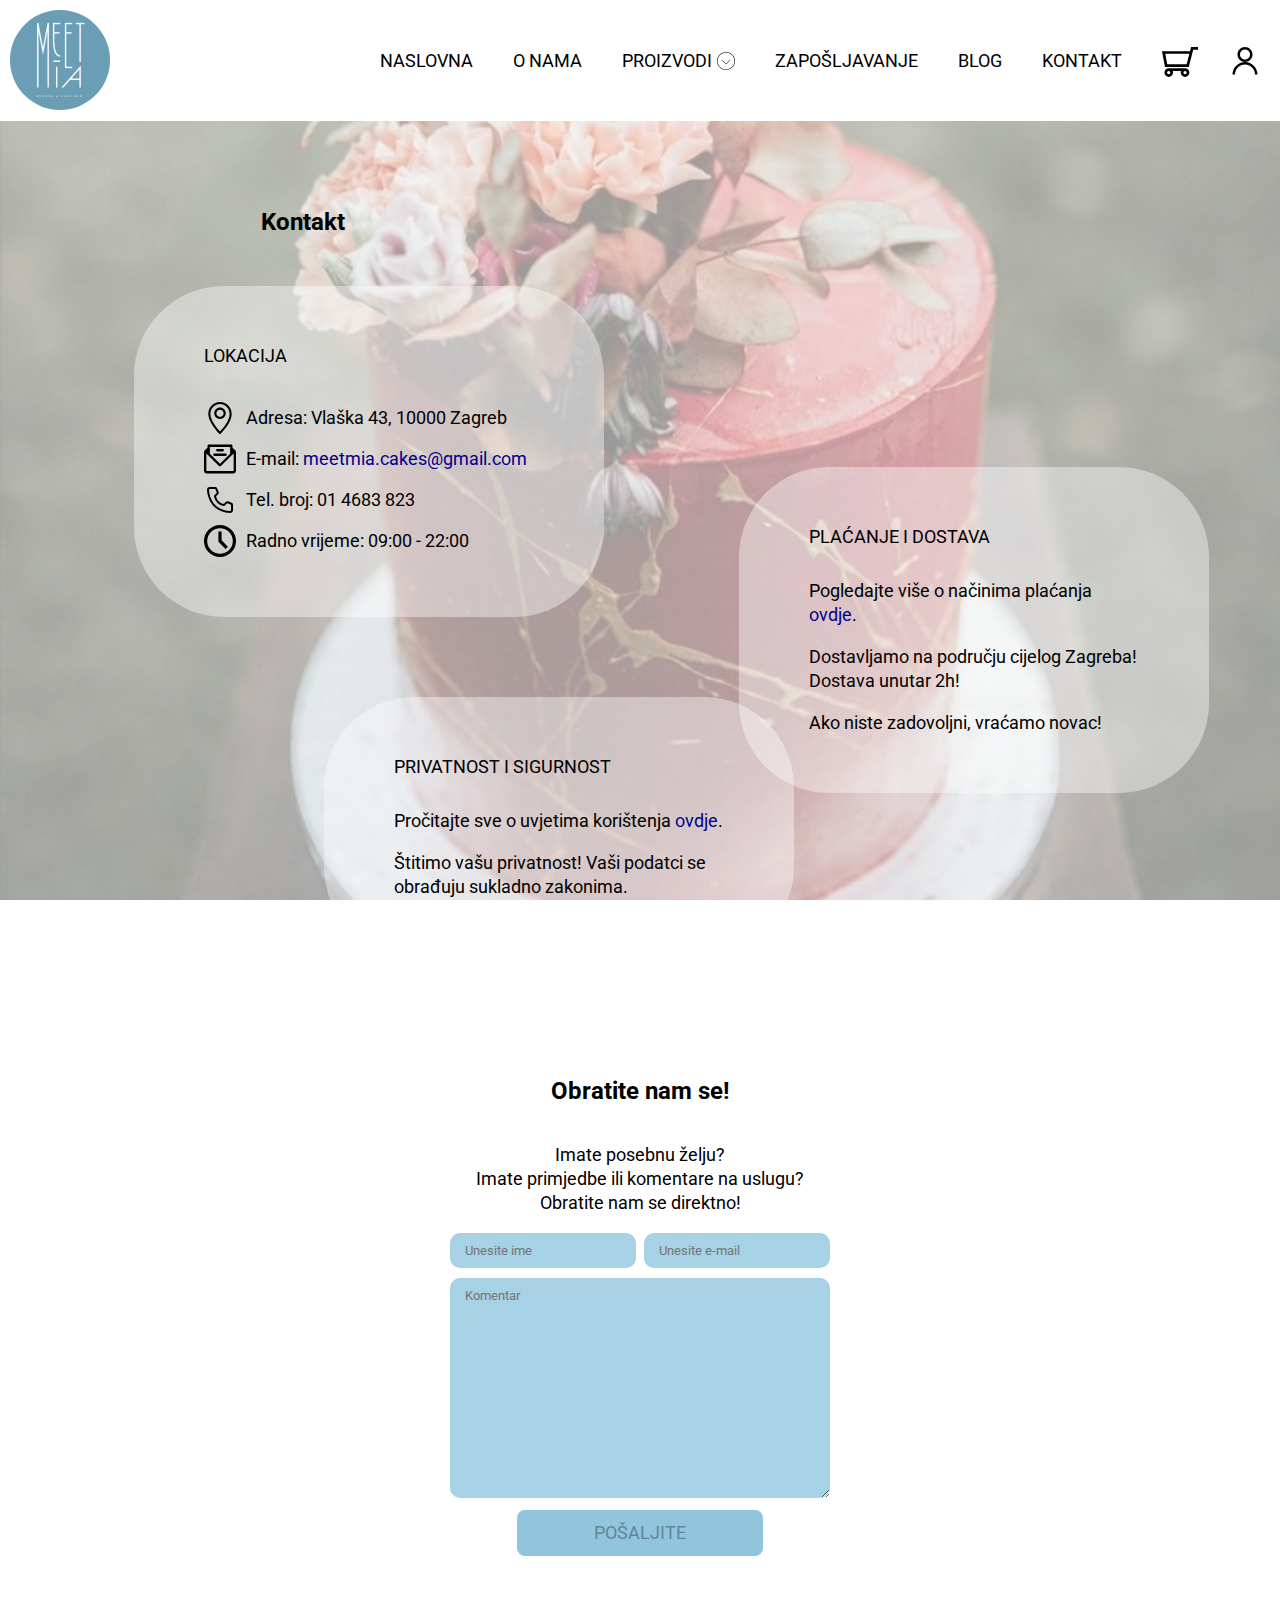
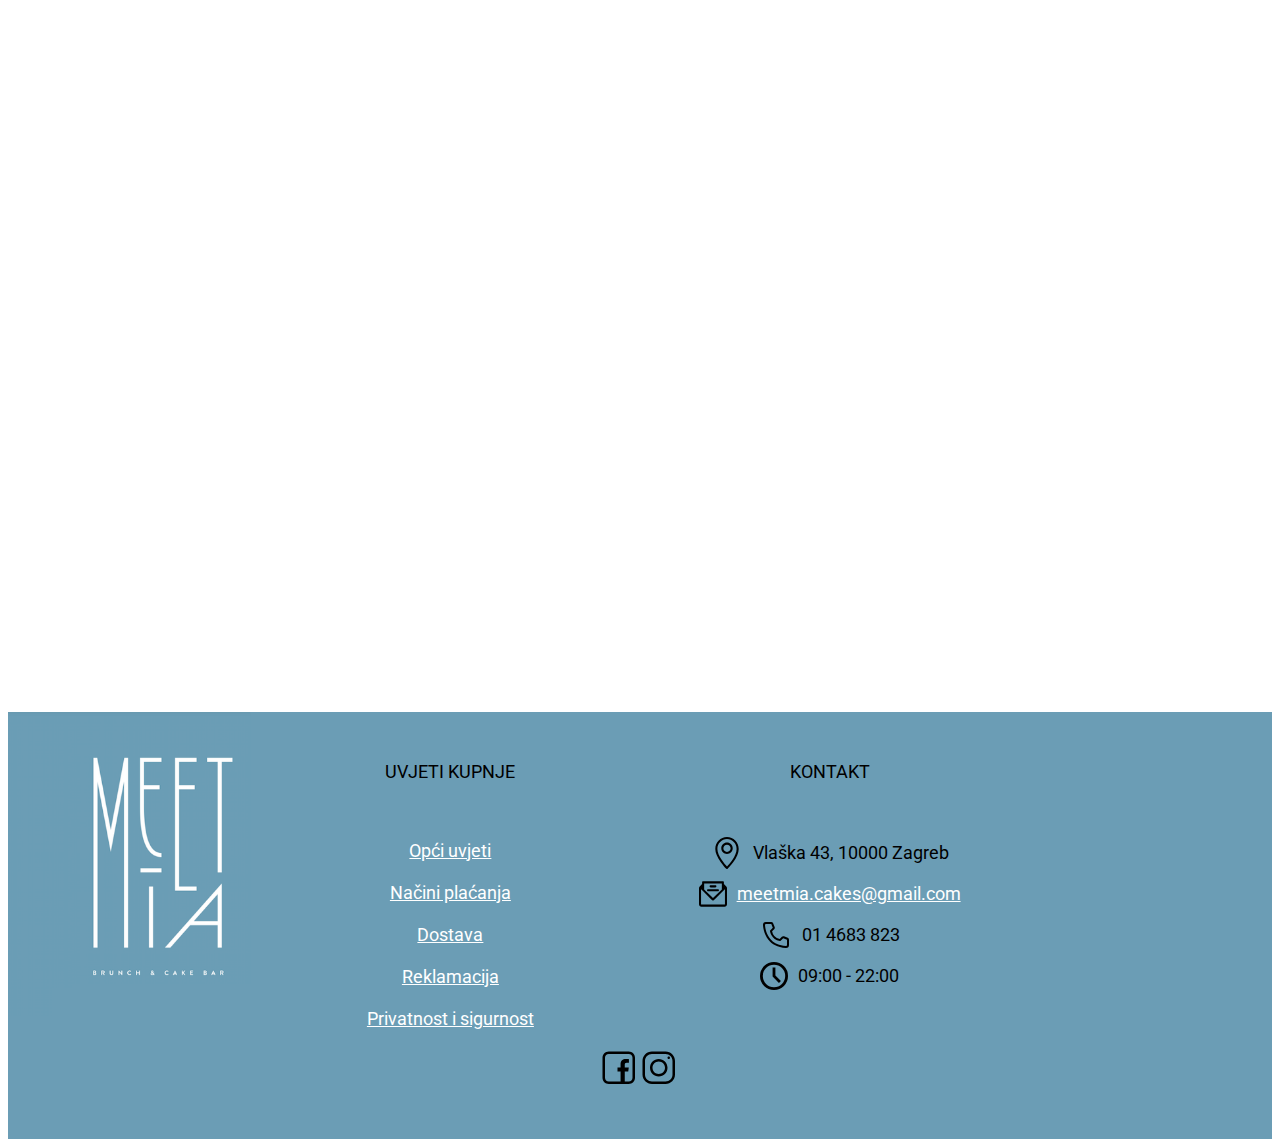
<file: stranice/kontakt.html>
<!DOCTYPE html>
<html lang="en">
    <head>
        <meta charset="utf-8">
        <meta name="viewport" content="width=device-width, initial-scale=1, shrink-to-fit=no">
        <meta name="description" content="zavrsni-rad">
        <meta name="author" content="Miroslav Krznar">
        <title>Završni rad - kontakt</title>
        <link href="../css/style-kontakt.css" rel="stylesheet">
        <link rel="preconnect" href="https://fonts.googleapis.com">
        <link rel="preconnect" href="https://fonts.gstatic.com" crossorigin>
        <link href="https://fonts.googleapis.com/css2?family=Roboto:ital,wght@0,400;0,700;1,100;1,400&display=swap" rel="stylesheet">
    </head>
    <body>
        <header>
            <a href="../index.html"><div id="logo"></div></a>
            <div id="icons-for-resp">
                <a href="../index.html"><img src="../img/contacts.svg" /></a>
                <a href="../index.html"><img src="../img/shopping-cart.svg" /></a>
            </div>
            <label for="menu" id="menu-label">
                <img src="../img/menu.svg" />
            </label>
            <input type="checkbox" id="menu" />
            <nav id="navigation">
                <ul>
                    <li class="nav-item"><a href="../index.html">Naslovna</a></li>
                    <li class="nav-item"><a href="../index.html">O nama</a></li>
                    <label for="proizvodi-dropdown" id="proizvodi-label">
                    <li class="nav-item dropdown">
                        <a id="for-after-arrow">Proizvodi</a>
                        <input type="checkbox" id="proizvodi-dropdown" />
                        <div class="dropdown-content">
                            <a href="proizvodi-opcenito.html">Općenito</a>
                            <a href="proizvodi-slatko.html">Slatko</a>
                            <a href="proizvodi-slano.html">Slano</a>
                            <a href="proizvodi-pice.html">Pića</a>
                            <a href="proizvodi-veganski.html">Veganski i bezglutenski</a>
                        </div>
                    </li>
                    </label>
                    <li class="nav-item"><a href="../index.html">Zapošljavanje</a></li>
                    <li class="nav-item"><a href="../index.html">Blog</a></li>
                    <li class="nav-item"><a href="kontakt.html">Kontakt</a></li>
                    <li id="kosarica-icon"><a href="../index.html"><img src="../img/shopping-cart.svg" /></a></li>
                    <li id="prijava-icon"><a href="../index.html"><img src="../img/contacts.svg" /></a></li>
                </ul>
            </nav>
        </header>

        <main>
            <div id="info">
                <h2>Kontakt</h2>
                <div>
                    <div id="kont">
                        <p>LOKACIJA</p>
                        <div>
                            <img src="../img/address.svg" />
                            <p><span class="not-phone">Adresa: </span>Vlaška 43, 10000 Zagreb</p>
                        </div>
                        <div>
                            <img src="../img/email.svg" />
                            <p><span class="not-phone">E-mail: </span><a href="#">meetmia.cakes@gmail.com</a></p>
                        </div>
                        <div>
                            <img src="../img/phone.svg" />
                            <p><span class="not-phone">Tel. broj: </span>01 4683 823</p>
                        </div>
                        <div>
                            <img src="../img/time.svg" />
                            <p><span class="not-phone">Radno vrijeme: </span>09:00 - 22:00</p>
                        </div>
                    </div>
                </div>
                <div>
                    <div>
                        <p>PLAĆANJE I DOSTAVA</p>
                        <p>Pogledajte više o načinima plaćanja <a href="#">ovdje</a>.</p>
                        <p>Dostavljamo na području cijelog Zagreba! Dostava unutar 2h!</p>
                        <p>Ako niste zadovoljni, vraćamo novac!</p>
                    </div>
                </div>
                <div>
                    <div>
                        <p>PRIVATNOST I SIGURNOST</p>
                        <p>Pročitajte sve o uvjetima korištenja <a href="#">ovdje</a>.</p>
                        <p>Štitimo vašu privatnost! Vaši podatci se obrađuju sukladno zakonima.</p>
                    </div>
                </div>
            </div>
            <div id="kontakt-forma">
                <div>
                    <h2>Obratite nam se!</h2>
                    <p>Imate posebnu želju?<br />
                        Imate primjedbe ili komentare na uslugu?<br />
                        Obratite nam se direktno!</p>
                    <div>
                        <input type="text" placeholder="Unesite ime" />
                        <input type="email" placeholder="Unesite e-mail" />
                    </div>
                    <textarea placeholder="Komentar"></textarea>
                    <div>
                        <button class="button">POŠALJITE</button>
                    </div>
                </div>
            </div>
            
            <iframe src="https://www.google.com/maps/embed?pb=!1m14!1m8!1m3!1d2780.8643513378884!2d15.982609!3d45.813975!3m2!1i1024!2i768!4f13.1!3m3!1m2!1s0x0%3A0xb6953cf0242e83ff!2sMeet%20Mia!5e0!3m2!1sen!2sus!4v1641670389702!5m2!1sen!2sus" width="600" height="450" style="border:0;" allowfullscreen="" loading="lazy"></iframe>
            
        </main>

        <footer>
            <div>
                <div>
                    <p>UVJETI KUPNJE</p><br />
                    <p><a href="#">Opći uvjeti</a></p>
                    <p><a href="#">Načini plaćanja</a></p>
                    <p><a href="#">Dostava</a></p>
                    <p><a href="#">Reklamacija</a></p>
                    <p><a href="#">Privatnost i sigurnost</a></p>
                </div>
                <div id="kontakt">
                    <p>KONTAKT</p><br />
                    <div>
                        <img src="../img/address.svg" />
                        <p>Vlaška 43, 10000 Zagreb</p>
                    </div>
                    <div>
                        <img src="../img/email.svg" />
                        <p><a href="#">meetmia.cakes@gmail.com</a></p>
                    </div>
                    <div>
                        <img src="../img/phone.svg" />
                        <p>01 4683 823</p>
                    </div>
                    <div>
                        <img src="../img/time.svg" />
                        <p>09:00 - 22:00</p>
                    </div>
                </div>
            </div>
            
            <div>
                <a href="https://hr-hr.facebook.com/meetmia/" target="_blank"><img src="../img/facebook.svg" /></a>
                <a href="https://www.instagram.com/meetmiacakes/?hl=hr" target="_blank"><img src="../img/instagram.svg" /></a>
            </div>
        </footer>
    </body>
</html>
</file>
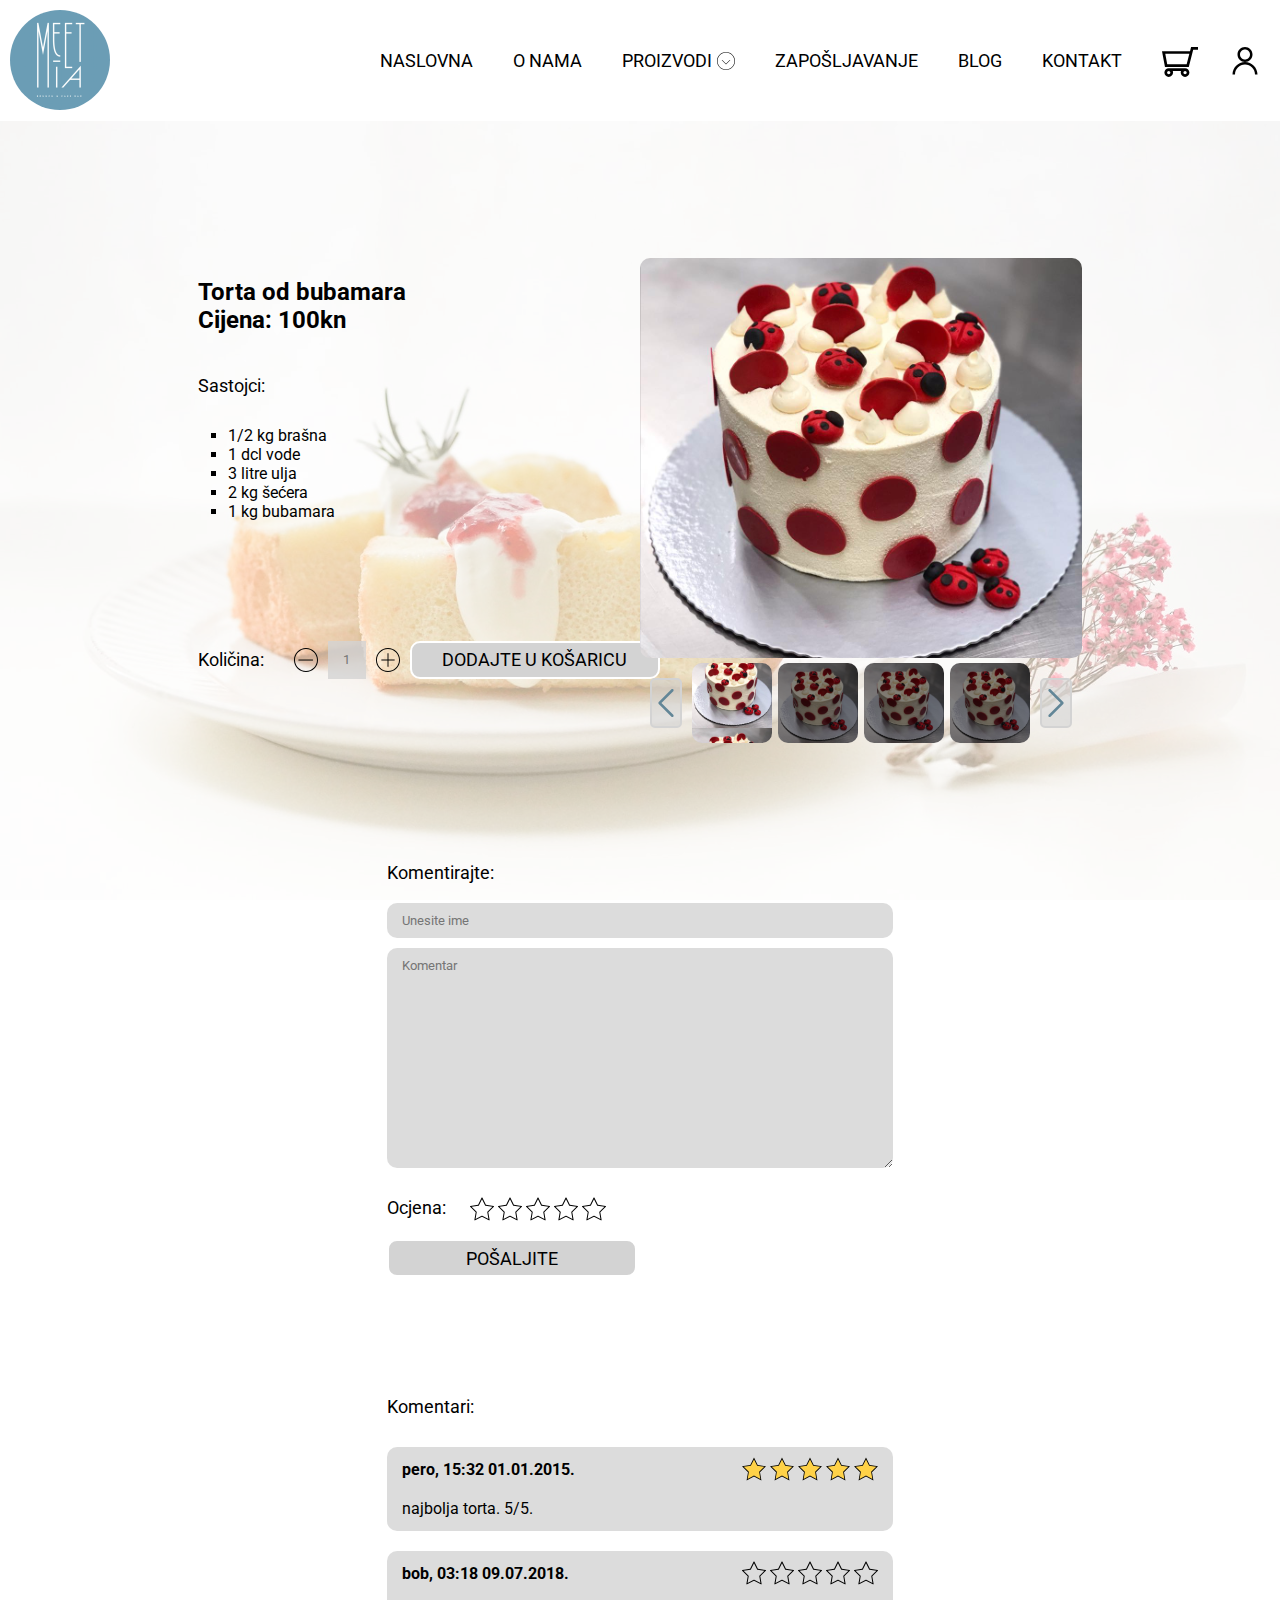
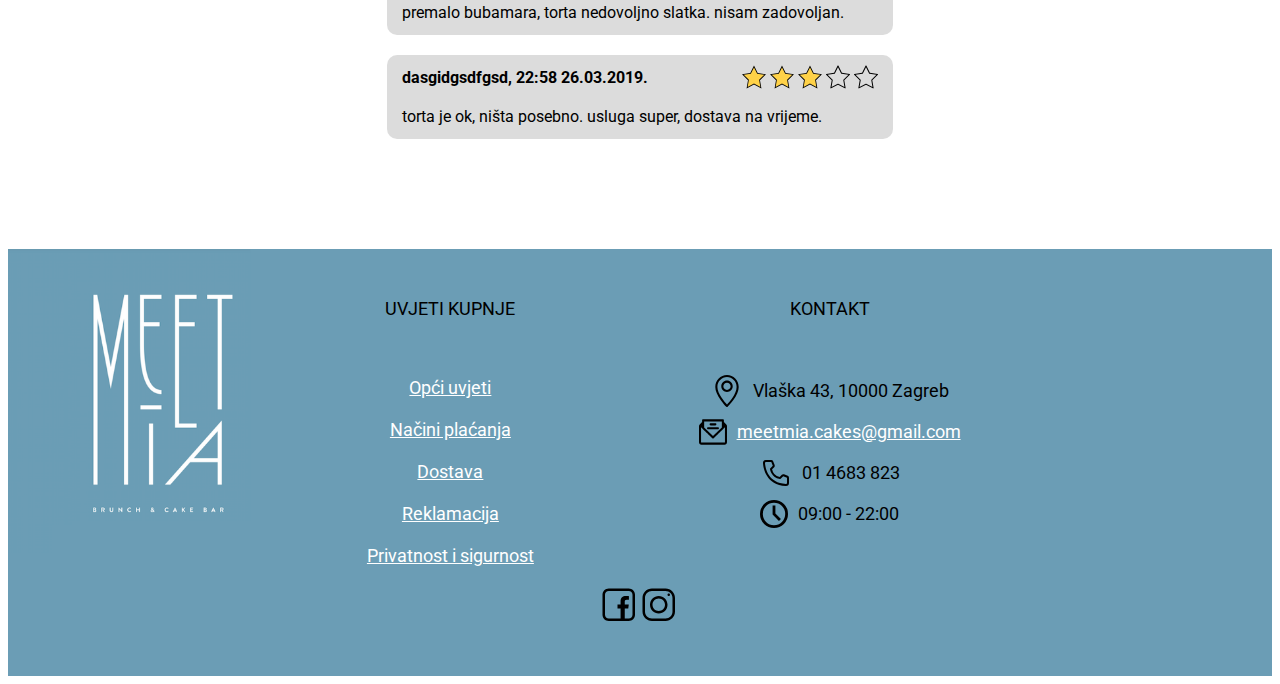
<file: stranice/proizvod-detalji.html>
<!DOCTYPE html>
<html lang="en">
    <head>
        <meta charset="utf-8">
        <meta name="viewport" content="width=device-width, initial-scale=1, shrink-to-fit=no">
        <meta name="description" content="zavrsni-rad">
        <meta name="author" content="Miroslav Krznar">
        <title>Završni rad - detalji</title>
        <link href="../css/style-detalji.css" rel="stylesheet">
        <link rel="preconnect" href="https://fonts.googleapis.com">
        <link rel="preconnect" href="https://fonts.gstatic.com" crossorigin>
        <link href="https://fonts.googleapis.com/css2?family=Roboto:ital,wght@0,400;0,700;1,100;1,400&display=swap" rel="stylesheet">
    </head>
    <body>
        <header>
            <a href="../index.html"><div id="logo"></div></a>
            <div id="icons-for-resp">
                <a href="../index.html"><img src="../img/contacts.svg" /></a>
                <a href="../index.html"><img src="../img/shopping-cart.svg" /></a>
            </div>
            <label for="menu" id="menu-label">
                <img src="../img/menu.svg" />
            </label>
            <input type="checkbox" id="menu" />
            <nav id="navigation">
                <ul>
                    <li class="nav-item"><a href="../index.html">Naslovna</a></li>
                    <li class="nav-item"><a href="../index.html">O nama</a></li>
                    <label for="proizvodi-dropdown" id="proizvodi-label">
                    <li class="nav-item dropdown">
                        <a id="for-after-arrow">Proizvodi</a>
                        <input type="checkbox" id="proizvodi-dropdown" />
                        <div class="dropdown-content">
                            <a href="proizvodi-opcenito.html">Općenito</a>
                            <a href="proizvodi-slatko.html">Slatko</a>
                            <a href="proizvodi-slano.html">Slano</a>
                            <a href="proizvodi-pice.html">Pića</a>
                            <a href="proizvodi-veganski.html">Veganski i bezglutenski</a>
                        </div>
                    </li>
                    </label>
                    <li class="nav-item"><a href="../index.html">Zapošljavanje</a></li>
                    <li class="nav-item"><a href="../index.html">Blog</a></li>
                    <li class="nav-item"><a href="kontakt.html">Kontakt</a></li>
                    <li id="kosarica-icon"><a href="../index.html"><img src="../img/shopping-cart.svg" /></a></li>
                    <li id="prijava-icon"><a href="../index.html"><img src="../img/contacts.svg" /></a></li>
                </ul>
            </nav>
        </header>

        <main>
            <div id="proizvod" class="-flex">
                <div class="-flex">
                    <div class="o-proizvodu">
                        <h2>Torta od bubamara<br/>Cijena: 100kn</h2>
                        <p>Sastojci:</p>
                        <ul>
                            <li>1/2 kg brašna</li>
                            <li>1 dcl vode</li>
                            <li>3 litre ulja</li>
                            <li>2 kg šećera</li>
                            <li>1 kg bubamara</li>
                        </ul>
                    </div>
                    <div class="za-kosaricu -flex">
                        <div class="-flex">
                            <p>Količina:</p>
                            <img src="../img/minus.svg" />
                            <input type="text" placeholder="1" />
                            <img src="../img/add.svg" />
                        </div>
                        <div>
                            <button class="button button-pocetni">DODAJTE U KOŠARICU</button>
                            <button class="button button-phone"><img src="../img/shopping-cart.svg"></button>
                        </div>
                    </div>
                </div>
                <div class="-flex">
                    <div class="vslika"></div>
                    <div class="mslike -flex">
                        <img src="../img/left-arrow.svg" />
                        <div id="mslika-1"></div>
                        <div id="mslika-2"></div>
                        <div id="mslika-3"></div>
                        <div id="mslika-4"></div>
                        <img src="../img/right-arrow.svg" />
                    </div>
                </div>
            </div>

            <div id="komentar-forma">
                <div>
                    <p>Komentirajte:</p>
                    <input type="text" placeholder="Unesite ime" />
                    <textarea placeholder="Komentar"></textarea>
                    <p>Ocjena:
                        <img src="../img/empty-star.svg" />
                        <img src="../img/empty-star.svg" />
                        <img src="../img/empty-star.svg" />
                        <img src="../img/empty-star.svg" />
                        <img src="../img/empty-star.svg" />
                    </p>
                    <button class="button">POŠALJITE</button>
                </div>
            </div>

            <div id="komentari">
                <div>
                    <p>Komentari:</p>
                    <div>
                        <div>
                            <div class="korisnik">
                                <span>pero, </span>
                                <span>15:32 01.01.2015.</span>
                            </div>
                            <div class="ocjena">
                                <img src="../img/filled-star.svg" />
                                <img src="../img/filled-star.svg" />
                                <img src="../img/filled-star.svg" />
                                <img src="../img/filled-star.svg" />
                                <img src="../img/filled-star.svg" />
                            </div>
                        </div>
                        <p>najbolja torta. 5/5.</p>
                    </div>
                    <div>
                        <div>
                            <div class="korisnik">
                                <span>bob, </span>
                                <span>03:18 09.07.2018.</span>
                            </div>
                            <div class="ocjena">
                                <img src="../img/empty-star.svg" />
                                <img src="../img/empty-star.svg" />
                                <img src="../img/empty-star.svg" />
                                <img src="../img/empty-star.svg" />
                                <img src="../img/empty-star.svg" />
                            </div>
                        </div>
                        <p>premalo bubamara, torta nedovoljno slatka. nisam zadovoljan.</p>
                    </div>
                    <div>
                        <div>
                            <div class="korisnik">
                                <span>dasgidgsdfgsd, </span>
                                <span>22:58 26.03.2019.</span>
                            </div>
                            <div class="ocjena">
                                <img src="../img/filled-star.svg" />
                                <img src="../img/filled-star.svg" />
                                <img src="../img/filled-star.svg" />
                                <img src="../img/empty-star.svg" />
                                <img src="../img/empty-star.svg" />
                            </div>
                        </div>
                        <p>torta je ok, ništa posebno. usluga super, dostava na vrijeme.</p>
                    </div>
                </div>
            </div>
        </main>

        <footer>
            <div>
                <div>
                    <p>UVJETI KUPNJE</p><br />
                    <p><a href="#">Opći uvjeti</a></p>
                    <p><a href="#">Načini plaćanja</a></p>
                    <p><a href="#">Dostava</a></p>
                    <p><a href="#">Reklamacija</a></p>
                    <p><a href="#">Privatnost i sigurnost</a></p>
                </div>
                <div id="kontakt">
                    <p>KONTAKT</p><br />
                    <div>
                        <img src="../img/address.svg" />
                        <p>Vlaška 43, 10000 Zagreb</p>
                    </div>
                    <div>
                        <img src="../img/email.svg" />
                        <p><a href="#">meetmia.cakes@gmail.com</a></p>
                    </div>
                    <div>
                        <img src="../img/phone.svg" />
                        <p>01 4683 823</p>
                    </div>
                    <div>
                        <img src="../img/time.svg" />
                        <p>09:00 - 22:00</p>
                    </div>
                </div>
            </div>
            
            <div>
                <a href="https://hr-hr.facebook.com/meetmia/" target="_blank"><img src="../img/facebook.svg" /></a>
                <a href="https://www.instagram.com/meetmiacakes/?hl=hr" target="_blank"><img src="../img/instagram.svg" /></a>
            </div>
        </footer>
    </body>
</html>
</file>
<file: css/style-kontakt.css>
* {
    font-family: 'Roboto', sans-serif;
    box-sizing: border-box;
}

body {
    background-image: url('../img/slatko_20.jpg');
    background-color: rgba(255, 255, 255, 0.6);
    background-blend-mode: lighten;
    background-size: cover;
    background-position: center;
    background-attachment: fixed;
}

#logo {
    width: 100px;
    height: 100px;
    background-image: url("../img/logo.png");
    background-position: center;
    border-radius: 50%;
    display: inline-block;
    vertical-align: middle;
}

#icons-for-resp {
    display: none;
}

#menu, #proizvodi-dropdown {
    display: none;
}

#menu-label {
    display: none;
}

nav {
    float: right;
    padding: 20px 0;
}

ul {
    list-style-type: none;
    padding: 0;
    margin: 0;
}

li {
    display: inline;
}

li a {
    display: inline-block;
    padding: 14px 18px;
    text-decoration: none;
    text-align: center;
    color: black;
    text-transform: uppercase;
    background-color: white;
    border-bottom: 2px solid rgba(142, 185, 199, 0);
    border-radius: 5px;
}

#for-after-arrow {
    display: flex;
    align-items: center;
    justify-content: space-between;
}

#for-after-arrow::after {
    content: "";
    width: 18px;
    height: 18px;
    background: url('../img/down-arrow.svg') no-repeat;
    margin-left: 5px;
    float: right;
}

#facebook-icon {
    margin-left: 20px;
}

#facebook-icon a, #instagram-icon a, #prijava-icon a {
    padding: 10px 5px;
}

a img {
    vertical-align: middle;
    width: 40px;
}

#icons-for-resp>:nth-child(2) img, #kosarica-icon img {
    width: 36px;
}

.nav-item a:hover {
    background-color: rgb(106, 156, 180);
    border-color: rgb(171, 198, 207);
    color: white;
}

h1 {
    font-size: 36px;
    line-height: 36px;
    margin-top: 0px;
}

h2 {
    font-size: 24px;
    line-height: 28px;
}

p {
    font-size: 18px;
    line-height: 24px;
}

nav {
    font-size: 18px;
    line-height: 24px;
}

main {
    padding-top: 180px;
}

.-flex {
    display: flex;
    justify-content: center;
}

.button {
    background-color: #91C5DD;
    color: #628697;
    border-radius: 10px;
    text-align: center;
    height: 50px;
    width: 250px;
    font-size: 18px;
    border: 2px solid white;
    cursor: pointer;
    transition: 0.3s;
}

.button:hover {
    background-color: #628697;
    color: white;
}

#info>div {
    background-color: rgba(255, 255, 255, 0.4);
    width: 470px;
    padding: 40px 70px 55px;
    border-radius: 90px;
}

#info>:nth-child(2) {
    margin-left: 10%;
}

#info>:nth-child(3) {
    margin-right: 5%;
    position: relative;
    top: -150px;
    float: right;
    padding-bottom: 40px;
}

#info>:nth-child(4) {
    margin-left: 25%;
    margin-top: 80px;
    padding-bottom: 40px;
}

#info h2 {
    margin-left: 20%;
    margin-bottom: 50px;
}

#info a {
    color: darkblue;
    text-decoration: none;
}

#kont{
    align-items: flex-start;
}

#kont>p {
    margin-bottom: 30px;
}

#kontakt-forma {
    display: flex;
    justify-content: center;
    align-items: center;
    margin-top: 100px;
    margin-bottom: 100px;
}

#kontakt-forma>div {
    width: 30%;
    text-align: center;
    display: flex;
    flex-direction: column;
}

#kontakt-forma div>:nth-child(3) {
    display: flex;
    justify-content: space-between;
}

#kontakt-forma div>:nth-child(5) {
    display: flex;
    justify-content: center;
}

#kontakt-forma div div input {
    width: 49%;
    background-color: rgba(145, 197, 221, 0.8);
    padding: 10px 15px;
    border: none;
    border-radius: 10px;
}

textarea {
    padding: 10px 15px;
    background-color: rgba(145, 197, 221, 0.8);
    border: none;
    margin: 10px 0;
    height: 220px;
    border-radius: 10px;
}

iframe {
    width: 100%;
    height: 600px;
}

footer {
    margin-top: 50px;
    background-image: url('../img/logo_footer.png');
    background-repeat: no-repeat;
    background-size: cover;
    display: flex;
    flex-direction: column;
    align-items: center;
    padding: 30px 0px 50px;
}

footer>div {
    display: flex;
    justify-content: center;
    width: 60%;
}

footer>div>div, #kont {
    width: 100%;
    text-align: center;
}

footer div div img, #kont img {
    width: 32px;
    margin-right: 10px;
}

footer a {
    color: white;
}

#kontakt, #kont {
    display: flex;
    flex-direction: column;
}

#kontakt>p, #info>div>div>:nth-child(1) {
    margin-bottom: 30px;
}

#kontakt div, #kont div {
    display: flex;
    justify-content: center;
    height: 41px;
    align-items: center;
}

#kontakt>:nth-child(4) img {
    width: 28px;
}

#kontakt>:nth-child(6) img {
    width: 28px;
}

@media (min-width: 1241px) {
    header {
        position: fixed;
        background-color: white;
        width: 100%;
        z-index: 10;
        top: 0px;
        left: 0px;
        padding: 10px 10px 5px;
    }

    li a {
        transition: border-color 0.5s, background-color 0.5s;
    }

    .dropdown {
        position: relative;
        display: inline-block;
    }
    
    .dropdown-content {
      display: none;
      position: absolute;
      box-shadow: 0px 8px 16px 0px rgba(0,0,0,0.2);
      z-index: 1;
    }
    
    .dropdown-content a {
      color: black;
      padding: 12px 16px;
      text-decoration: none;
      display: block;
      text-align: left;
    }
    
    .dropdown-content a:hover {
        background-color: rgb(106, 156, 180);
        color: white;
    }
    
    .dropdown:hover .dropdown-content {
      display: block;
    }
}


@media (max-width: 1240px) {
    header {
        margin: 10px 2%;
        padding: 10px 1%;
        position: fixed;
        background-color: white;
        width: 94%;
        z-index: 10;
    }
    nav {
        float: none;
        display: none;
    }

    .dropdown-content {
        display: none;
    }

    #icons-for-resp {
        display: inline-block;
        margin-left: 50px;
    }

    #icons-for-resp a {
        padding-left: 15px;
        padding-right: 15px;
    }

    #menu-label {
        display: block;
        float: right;
        margin-top: 25px;
        margin-bottom: 25px;
        border: none;
        padding: 0;
        cursor: pointer;
    }

    #menu-label img {
        width: 50px;
    }

    #menu:checked + nav {
        display: block;
    }

    #proizvodi-dropdown:checked + div {
        display: block;
    }

    .dropdown a {
        cursor: pointer;
    }

    li {
        display: block;
        width: 100%;
    }

    li a {
        text-align: left;
        width: 100%;
        border-bottom: 1px solid rgb(150, 150, 150, 0.4);
    }

    .dropdown-content {
        padding-left: 50px;
    }

    #facebook-icon, #instagram-icon, #prijava-icon, #kosarica-icon {
        display: none;
    }

    main {
        padding-top: 200px;
    }

    #info>div {
        width: 400px;
        padding: 25px 35px 30px;
        border-radius: 60px;
    }

    #info>:nth-child(2) {
        margin-left: 5%;
    }
    
    #info>:nth-child(3) {
        margin-right: 2%;
        position: relative;
        top: -150px;
        float: right;
        padding-bottom: 30px;
    }
    
    #info>:nth-child(4) {
        margin-left: 15%;
        margin-top: 170px;
        padding-bottom: 30px;
    }

    #kontakt-forma>div {
         width: 80%;
    }

    footer p {
        font-size: 12px;
    }
}

@media (max-width: 910px) {
    #info>:nth-child(3) {
        margin-right: 2%;
        position: relative;
        top: 20px;
        float: right;
        padding-bottom: 30px;
    }
    
    #info>:nth-child(4) {
        margin-left: 15%;
        margin-top: 335px;
        padding-bottom: 30px;
    }
}

@media (max-width: 576px) {
    #icons-for-resp {
        width: 60%;
        margin: 0 auto;
        text-align: center;
    }

    header {
        position: fixed;
        background-color: white;
        width: 100%;
        z-index: 10;
        top: 0px;
        left: 0px;
        padding: 10px 10px 5px;
        margin: 0px;
    }

    h2 {
        font-size: 24px;
        line-height: 36px;
    }

    p {
        font-size: 16px;
        line-height: 24px;
    }

    main {
        padding-top: 130px;
    }

    #info>div {
        width: 90%;
        padding: 25px 35px 30px;
        border-radius: 30px;
        margin-left: 5%;
    }
    
    #info>:nth-child(3) {
        top: 0px;
        float: none;
        padding-bottom: 30px;
        margin-top: 15px;
        margin-bottom: 15px;
    }
    
    #info>:nth-child(4) {
        margin-left: 5%;
        margin-top: 0px;
        padding-bottom: 30px;
    }

    .not-phone {
        display: none;
    }

    #kontakt-forma div>:nth-child(3) {
        flex-direction: column;
    }

    #kontakt-forma div div input {
        width: 100%;
        margin-bottom: 10px;
    }

    textarea {
        margin-top: 0px;
    }

    .button {
        height: 40px;
        width: 180px;
    }

    footer {
        margin-top: 30px;
        background-image: unset;
        background-color:rgb(106, 156, 180);
    }

    footer>div {
        width: 90%;
    }

    footer>:nth-child(1) {
        flex-direction: column;
    }

    #kontakt {
        margin-top: 50px;
        margin-bottom: 30px;
    }
}

@media (max-width: 450px) {
    #icons-for-resp {
        width: 50%;
    }
}

@media (max-width: 370px) {
    #icons-for-resp {
        width: 40%;
    }

    #icons-for-resp a {
        padding-left: 5px;
        padding-right: 5px;
    }
}
</file>
<file: css/style-detalji.css>
* {
    font-family: 'Roboto', sans-serif;
    box-sizing: border-box;
}

body {
    background-image: url('../img/slatko_27.jpg');
    background-color: rgba(255, 255, 255, 0.6);
    background-blend-mode: lighten;
    background-size: cover;
    background-position: center;
    background-attachment: fixed;
}

#logo {
    width: 100px;
    height: 100px;
    background-image: url("../img/logo.png");
    background-position: center;
    border-radius: 50%;
    display: inline-block;
    vertical-align: middle;
}

#icons-for-resp {
    display: none;
}

#menu, #proizvodi-dropdown {
    display: none;
}

#menu-label {
    display: none;
}

nav {
    float: right;
    padding: 20px 0;
}

ul {
    list-style-type: none;
    padding: 0;
    margin: 0;
}

li {
    display: inline;
}

li a {
    display: inline-block;
    padding: 14px 18px;
    text-decoration: none;
    text-align: center;
    color: black;
    text-transform: uppercase;
    background-color: white;
    border-bottom: 2px solid rgba(142, 185, 199, 0);
    border-radius: 5px;
}

#for-after-arrow {
    display: flex;
    align-items: center;
    justify-content: space-between;
}

#for-after-arrow::after {
    content: "";
    width: 18px;
    height: 18px;
    background: url('../img/down-arrow.svg') no-repeat;
    margin-left: 5px;
    float: right;
}

#facebook-icon {
    margin-left: 20px;
}

#facebook-icon a, #instagram-icon a, #prijava-icon a {
    padding: 10px 5px;
}

a img {
    vertical-align: middle;
    width: 40px;
}

#icons-for-resp>:nth-child(2) img, #kosarica-icon img {
    width: 36px;
}

.nav-item a:hover {
    background-color: rgb(106, 156, 180);
    border-color: rgb(171, 198, 207);
    color: white;
}

h1 {
    font-size: 36px;
    line-height: 36px;
    margin-top: 0px;
}

h2 {
    font-size: 24px;
    line-height: 28px;
}

p {
    font-size: 18px;
    line-height: 24px;
}

nav {
    font-size: 18px;
    line-height: 24px;
}

main {
    padding-top: 250px;
}

.-flex {
    display: flex;
    justify-content: center;
}

#proizvod>div {
    flex-direction: column;
    width: 35%;
}

#proizvod>:nth-child(1) {
    justify-content: flex-start;
}

#proizvod ul {
    list-style-type: square;
    padding: 10px 20px;
    margin: 10px;
    font-size: 16px;
}

#proizvod li {
    display: list-item;
}

.o-proizvodu h2 {
    margin-bottom: 40px;
}

.za-kosaricu {
    flex-direction: row;
    justify-content: space-between;
    padding-right: 50px;
    margin-top: 100px;
}

.za-kosaricu>div {
    align-items: center;
}

.za-kosaricu p {
    display: inline-block;
    margin: 0px;
    padding-right: 20px;
}

.za-kosaricu input {
    height: 38px;
    width: 38px;
    padding-left: 10px;
    padding-right: 10px;
    /*background-color: rgba(145, 197, 221, 0.8);*/
    background-color: rgba(211, 211, 211, 0.8);
    border: none;
    text-align: center;
}

.za-kosaricu img {
    width: 24px;
    margin: 0px 10px;
    cursor: pointer;
}

.button-phone {
    display: none;
}

.vslika {
    background-image: url('../img/slatko_08.jpg');
    background-size: cover;
    background-position: center;
    height: 400px;
    width: 100%;
    margin-bottom: 5px;
    border-radius: 10px;
}

#mslika-1 {
    background-image: url('../img/slatko_08.jpg');
    background-position-y: -15px;
}

#mslika-2, #mslika-3, #mslika-4 {
    background: linear-gradient(0deg, rgba(0, 0, 0, 0.5) 0%, rgba(0, 0, 0, 0.5) 100%), 
                    url('../img/slatko_08.jpg');
    background-size: cover;
    background-position: center;
    transition: background-position 0.7s ease;
}

.mslike div {
    background-size: cover;
    background-position: center;
    height: 80px;
    width: 100%;
    border-radius: 10px;
}

.mslike>:nth-child(3) {
    margin-left: 6px;
    margin-right: 3px;
}

.mslike>:nth-child(4) {
    margin-left: 3px;
    margin-right: 6px;
}

#mslika-1:hover, #mslika-2:hover, #mslika-3:hover, #mslika-4:hover {
    background: linear-gradient(0deg, rgba(0, 0, 0, 0) 0%, rgba(0, 0, 0, 0) 100%), 
                    url('../img/slatko_08.jpg');
    background-size: cover;
    background-position-y: -15px;
    cursor: pointer;
}

.mslike img {
    width: 32px;
    background-color: rgba(211, 211, 211, 0.6);
    margin: 15px 10px;
    border: 2px solid lightgray;
    border-radius: 5px;
    cursor: pointer;
    transition: 0.3s;
}

.mslike img:hover {
    background-color: rgba(100, 100, 100, 0.4);
    border-radius: 5px;
    border: 2px solid white;
}

#komentar-forma, #komentari {
    display: flex;
    justify-content: center;
    align-items: center;
    margin: 100px 0px;
}

#komentar-forma>div, #komentari>div {
    width: 40%;
    /*text-align: center;*/
    display: flex;
    flex-direction: column;
    align-items: flex-start;
}

/*#komentar-forma div>:nth-child(3) {
    display: flex;
    justify-content: space-between;
}*/

/*#komentar-forma div>:nth-child(5) {
    display: flex;
    justify-content: center;
}*/

#komentar-forma input {
    width: 100%;
    /*background-color: rgba(145, 197, 221, 0.8);*/
    background-color: rgba(211, 211, 211, 0.8);
    padding: 10px 15px;
    border: none;
    border-radius: 10px;
}

textarea {
    padding: 10px 15px;
    /*background-color: rgba(145, 197, 221, 0.8);*/
    background-color: rgba(211, 211, 211, 0.8);
    border: none;
    margin: 10px 0;
    height: 220px;
    border-radius: 10px;
    width: 100%;
}

#komentar-forma img, #komentari img {
    width: 24px;
    vertical-align: middle;
}

#komentar-forma p>:nth-child(1) {
    margin-left: 20px;
}

.button {
    background-color: lightgray;
    border-radius: 10px;
    color: black;
    text-align: center;
    height: 38px;
    width: 250px;
    font-size: 18px;
    border: 2px solid white;
    cursor: pointer;
    transition: 0.3s;
}

.button:hover {
    background-color: darkgray;
    color: white;
    border: 2px solid grey;
}

.korisnik {
    font-weight: bold;
}

/*#komentari {
    display: flex;
    flex-direction: column;
    align-items: center;
}*/

#komentari>div>div {
    padding: 10px 15px;
    /*background-color: rgba(145, 197, 221, 0.8);*/
    background-color: rgba(211, 211, 211, 0.8);
    border: none;
    margin: 10px 0;
    border-radius: 10px;
    width: 100%;
}

#komentari>div>div p {
    font-size: 16px;
    margin-bottom: 0px;
}

#komentari>div>div>div {
    display: flex;
    justify-content: space-between;
    align-items: center;
}

footer {
    margin-top: 50px;
    background-image: url('../img/logo_footer.png');
    background-repeat: no-repeat;
    background-size: cover;
    display: flex;
    flex-direction: column;
    align-items: center;
    padding: 30px 0px 50px;
}

footer>div {
    display: flex;
    justify-content: center;
    width: 60%;
}

footer>div>div {
    width: 100%;
    text-align: center;
}

footer div div img {
    width: 32px;
    margin-right: 10px;
}

footer a {
    color: white;
}

#kontakt {
    display: flex;
    flex-direction: column;
}

#kontakt>p {
    margin-bottom: 30px;
}

#kontakt div {
    display: flex;
    justify-content: center;
    height: 41px;
    align-items: center;
}

#kontakt>:nth-child(4) img {
    width: 28px;
}

#kontakt>:nth-child(6) img {
    width: 28px;
}

@media (min-width: 1241px) {
    header {
        position: fixed;
        background-color: white;
        width: 100%;
        z-index: 10;
        top: 0px;
        left: 0px;
        padding: 10px 10px 5px;
    }

    li a {
        transition: border-color 0.5s, background-color 0.5s;
    }

    .dropdown {
        position: relative;
        display: inline-block;
    }
    
    .dropdown-content {
      display: none;
      position: absolute;
      box-shadow: 0px 8px 16px 0px rgba(0,0,0,0.2);
      z-index: 1;
    }
    
    .dropdown-content a {
      color: black;
      padding: 12px 16px;
      text-decoration: none;
      display: block;
      text-align: left;
    }
    
    .dropdown-content a:hover {
        background-color: rgb(106, 156, 180);
        color: white;
    }
    
    .dropdown:hover .dropdown-content {
      display: block;
    }
}


@media (max-width: 1240px) {
    header {
        margin: 10px 2%;
        padding: 10px 1%;
        position: fixed;
        background-color: white;
        width: 94%;
        z-index: 10;
    }
    nav {
        float: none;
        display: none;
    }

    .dropdown-content {
        display: none;
    }

    #icons-for-resp {
        display: inline-block;
        margin-left: 50px;
    }

    #icons-for-resp a {
        padding-left: 15px;
        padding-right: 15px;
    }

    #menu-label {
        display: block;
        float: right;
        margin-top: 25px;
        margin-bottom: 25px;
        border: none;
        padding: 0;
        cursor: pointer;
    }

    #menu-label img {
        width: 50px;
    }

    #menu:checked + nav {
        display: block;
    }

    #proizvodi-dropdown:checked + div {
        display: block;
    }

    .dropdown a {
        cursor: pointer;
    }

    li {
        display: block;
        width: 100%;
    }

    li a {
        text-align: left;
        width: 100%;
        border-bottom: 1px solid rgb(150, 150, 150, 0.4);
    }

    .dropdown-content {
        padding-left: 50px;
    }

    #facebook-icon, #instagram-icon, #prijava-icon, #kosarica-icon {
        display: none;
    }

    main {
        padding-top: 200px;
    }

    #proizvod {
        flex-direction: column-reverse;
        align-items: center;
    }

    #proizvod>div {
        width: 70%;
    }

    #proizvod>:nth-child(1) {
        flex-direction: row;
        justify-content: space-between;
    }

    .o-proizvodu h2 {
        margin: 30px 0;
    }

    .za-kosaricu {
        flex-direction: column;
        justify-content: flex-start;
        padding-right: 0px;
        margin-top: 80px;
    }

    .za-kosaricu>:nth-child(2) {
        margin-top: 10px;
    }

    #komentar-forma>div, #komentari>div {
         width: 80%;
    }

    footer p {
        font-size: 12px;
    }
}

@media (max-width: 576px) {
    #icons-for-resp {
        width: 60%;
        margin: 0 auto;
        text-align: center;
    }

    header {
        position: fixed;
        background-color: white;
        width: 100%;
        z-index: 10;
        top: 0px;
        left: 0px;
        padding: 10px 10px 5px;
        margin: 0px;
    }

    h1 {
        font-size: 32px;
        line-height: 36px;
    }

    p {
        font-size: 18px;
        line-height: 24px;
    }

    #proizvod>div {
        width: 100%;
    }
    
    #proizvod>:nth-child(1) {
        flex-direction: column;
        /*justify-content: space-between;*/
    }

    .za-kosaricu {
        flex-direction: row;
        /*justify-content: flex-start;
        padding-right: 0px;*/
        margin-top: 20px;
        align-items: center;
    }

    .za-kosaricu>:nth-child(2) {
        margin-top: 0px;
    }

    .mslike img {
        display: none;
    }

    /*#komentar-forma div>:nth-child(3) {
        flex-direction: column;
    }

    #komentar-forma div div input {
        width: 100%;
        margin-bottom: 10px;
    }

    textarea {
        margin-top: 0px;
    }*/

    .button {
        height: 40px;
        width: 180px;
    }

    .button-phone {
        display: initial;
        width: 80px;
        margin-left: 20px;
    }

    .button-pocetni {
        display: none;
    }

    #komentar-forma>div, #komentari>div {
         width: 90%;
    }

    #komentar-forma img, #komentari img {
        width: 18px;
    }

    .korisnik span {
        display: block;
    }

    footer {
        margin-top: 30px;
        background-image: unset;
        background-color:rgb(106, 156, 180);
    }

    footer>div {
        width: 90%;
    }

    footer>:nth-child(1) {
        flex-direction: column;
    }

    #kontakt {
        margin-top: 50px;
        margin-bottom: 30px;
    }
}

@media (max-width: 450px) {
    #icons-for-resp {
        width: 50%;
    }
}

@media (max-width: 370px) {
    #icons-for-resp {
        width: 40%;
    }

    #icons-for-resp a {
        padding-left: 5px;
        padding-right: 5px;
    }
}
</file>
